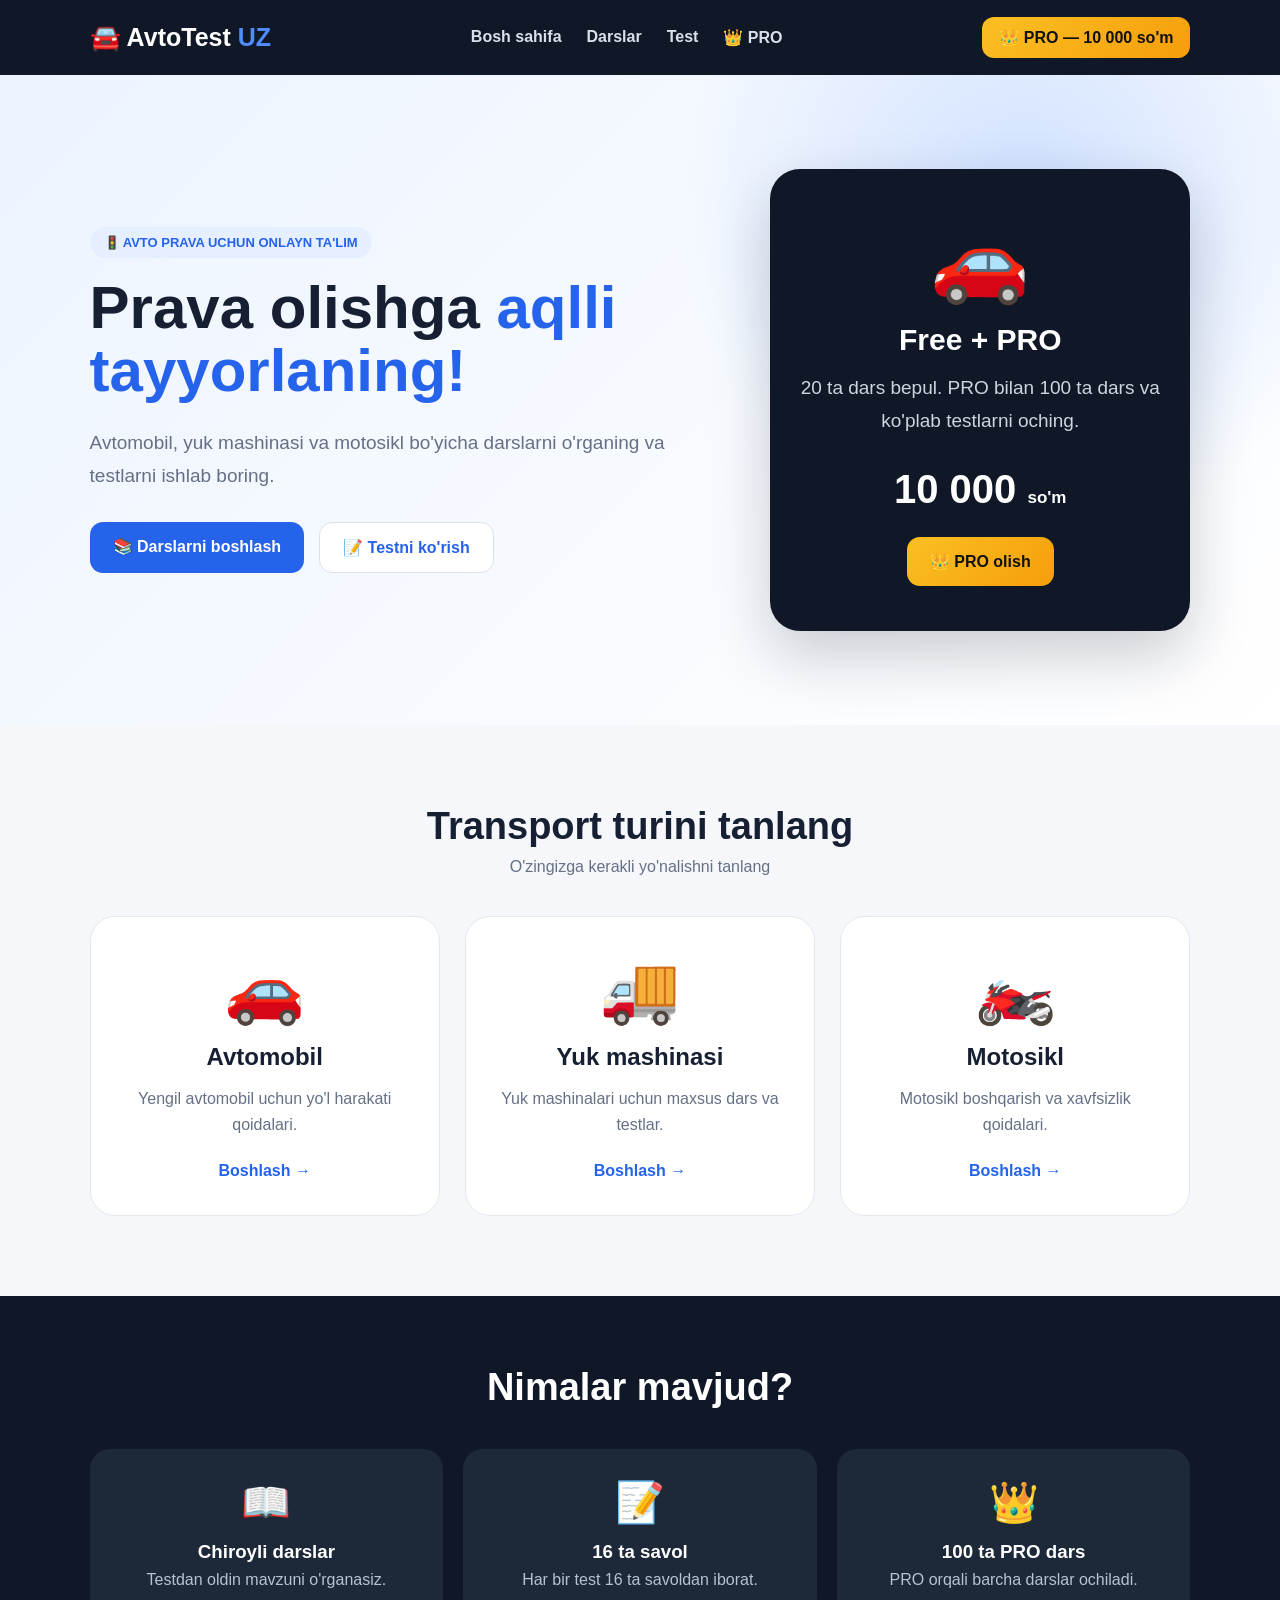
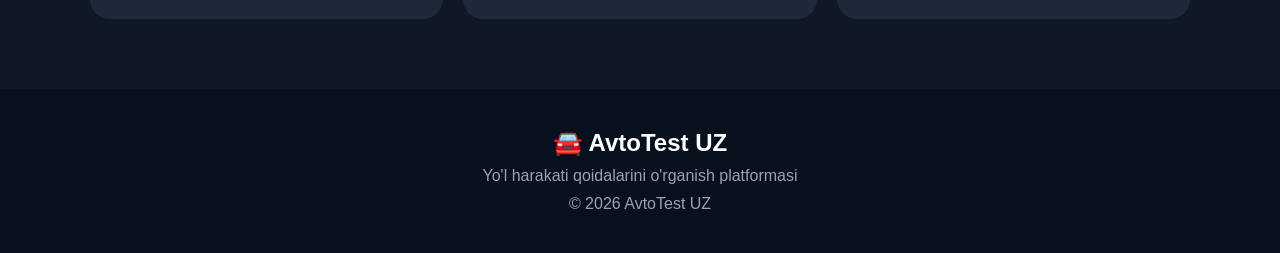
<file: index.html>
<!DOCTYPE html>
<html lang="uz">
<head>
    <meta charset="UTF-8">
    <meta name="viewport" content="width=device-width, initial-scale=1.0">
    <title>AvtoTest UZ</title>
    <link rel="stylesheet" href="style.css">
</head>

<body>

<header>
    <div class="logo">🚘 AvtoTest <span>UZ</span></div>

    <nav>
        <a href="index.html">Bosh sahifa</a>
        <a href="lessons.html">Darslar</a>
        <a href="test.html">Test</a>
        <a href="pro.html">👑 PRO</a>
    </nav>

    <a href="pro.html" class="pro-button">
        👑 PRO — 10 000 so'm
    </a>
</header>


<section class="hero">

    <div class="hero-text">

        <div class="badge">
            🚦 AVTO PRAVA UCHUN ONLAYN TA'LIM
        </div>

        <h1>
            Prava olishga
            <span>aqlli tayyorlaning!</span>
        </h1>

        <p>
            Avtomobil, yuk mashinasi va motosikl
            bo'yicha darslarni o'rganing va testlarni
            ishlab boring.
        </p>

        <div class="hero-buttons">

            <a href="lessons.html" class="main-button">
                📚 Darslarni boshlash
            </a>

            <a href="test.html" class="second-button">
                📝 Testni ko'rish
            </a>

        </div>

    </div>


    <div class="hero-box">

        <div class="car">🚗</div>

        <h2>Free + PRO</h2>

        <p>
            20 ta dars bepul.
            PRO bilan 100 ta dars va
            ko'plab testlarni oching.
        </p>

        <div class="price">
            10 000
            <small>so'm</small>
        </div>

        <a href="pro.html" class="gold-button">
            👑 PRO olish
        </a>

    </div>

</section>


<section class="transport-section">

    <h2>Transport turini tanlang</h2>

    <p>
        O'zingizga kerakli yo'nalishni tanlang
    </p>


    <div class="transport-grid">

        <div class="transport-card">

            <div class="transport-icon">
                🚗
            </div>

            <h3>Avtomobil</h3>

            <p>
                Yengil avtomobil uchun yo'l
                harakati qoidalari.
            </p>

            <a href="lessons.html?type=car">
                Boshlash →
            </a>

        </div>


        <div class="transport-card">

            <div class="transport-icon">
                🚚
            </div>

            <h3>Yuk mashinasi</h3>

            <p>
                Yuk mashinalari uchun maxsus
                dars va testlar.
            </p>

            <a href="lessons.html?type=truck">
                Boshlash →
            </a>

        </div>


        <div class="transport-card">

            <div class="transport-icon">
                🏍️
            </div>

            <h3>Motosikl</h3>

            <p>
                Motosikl boshqarish va
                xavfsizlik qoidalari.
            </p>

            <a href="lessons.html?type=moto">
                Boshlash →
            </a>

        </div>

    </div>

</section>


<section class="features">

    <h2>Nimalar mavjud?</h2>

    <div class="feature-grid">

        <div>
            <b>📖</b>
            <h3>Chiroyli darslar</h3>
            <p>
                Testdan oldin mavzuni o'rganasiz.
            </p>
        </div>

        <div>
            <b>📝</b>
            <h3>16 ta savol</h3>
            <p>
                Har bir test 16 ta savoldan iborat.
            </p>
        </div>

        <div>
            <b>👑</b>
            <h3>100 ta PRO dars</h3>
            <p>
                PRO orqali barcha darslar ochiladi.
            </p>
        </div>

    </div>

</section>


<footer>

    <h2>🚘 AvtoTest UZ</h2>

    <p>
        Yo'l harakati qoidalarini o'rganish platformasi
    </p>

    <p>
        © 2026 AvtoTest UZ
    </p>

</footer>


<script src="script.js"></script>

</body>
</html>
</file>
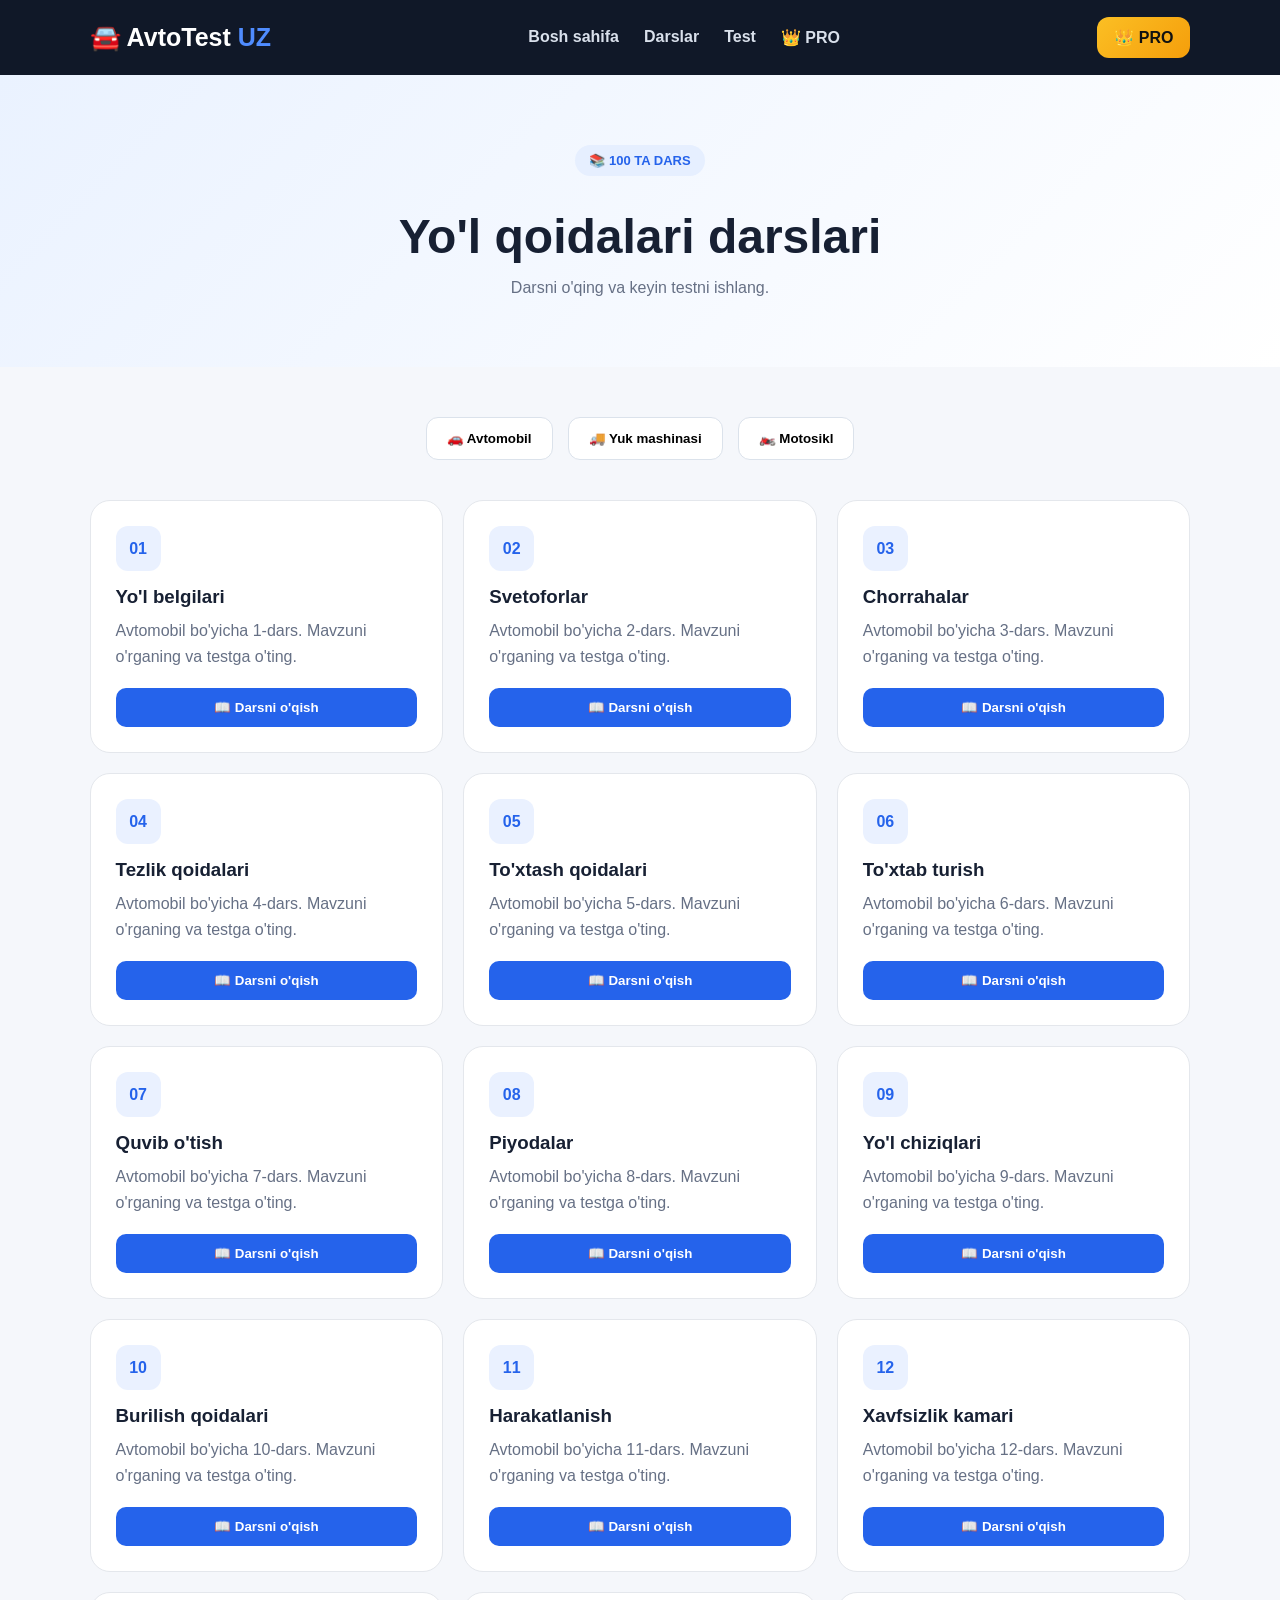
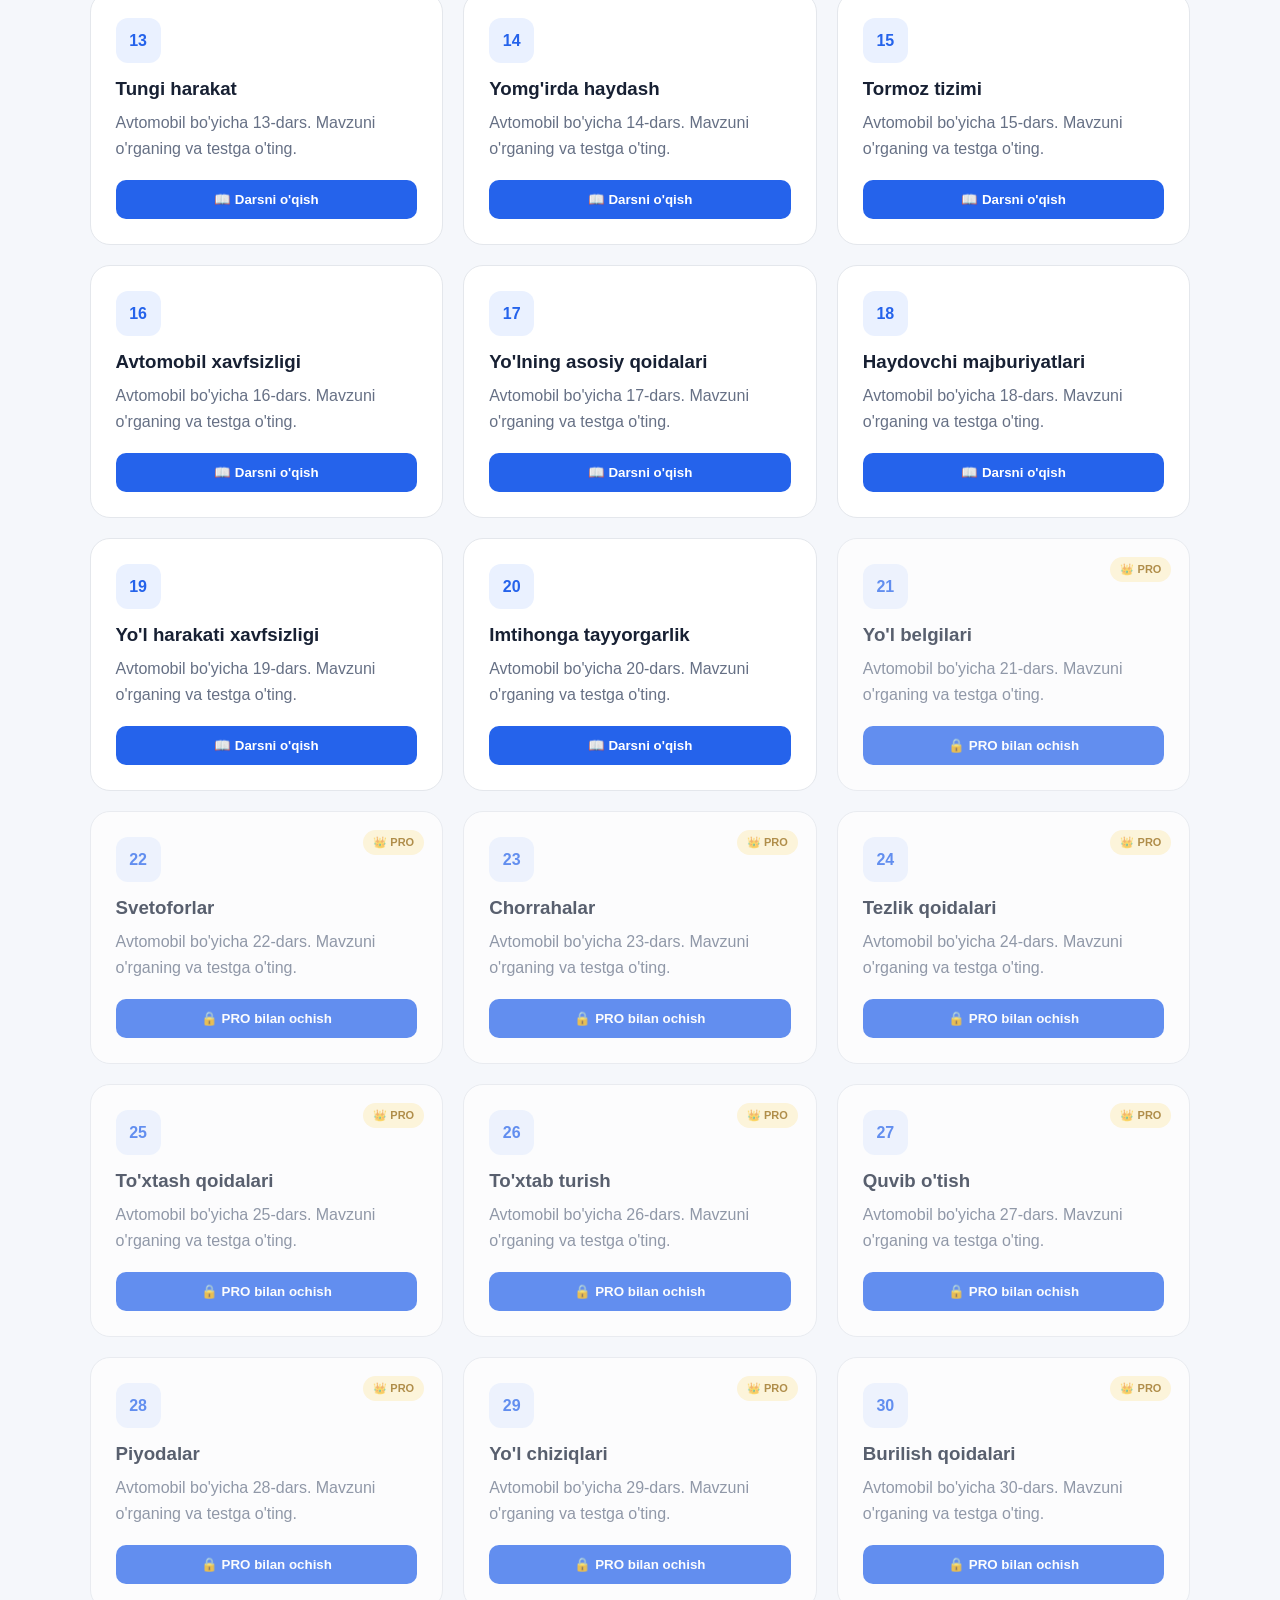
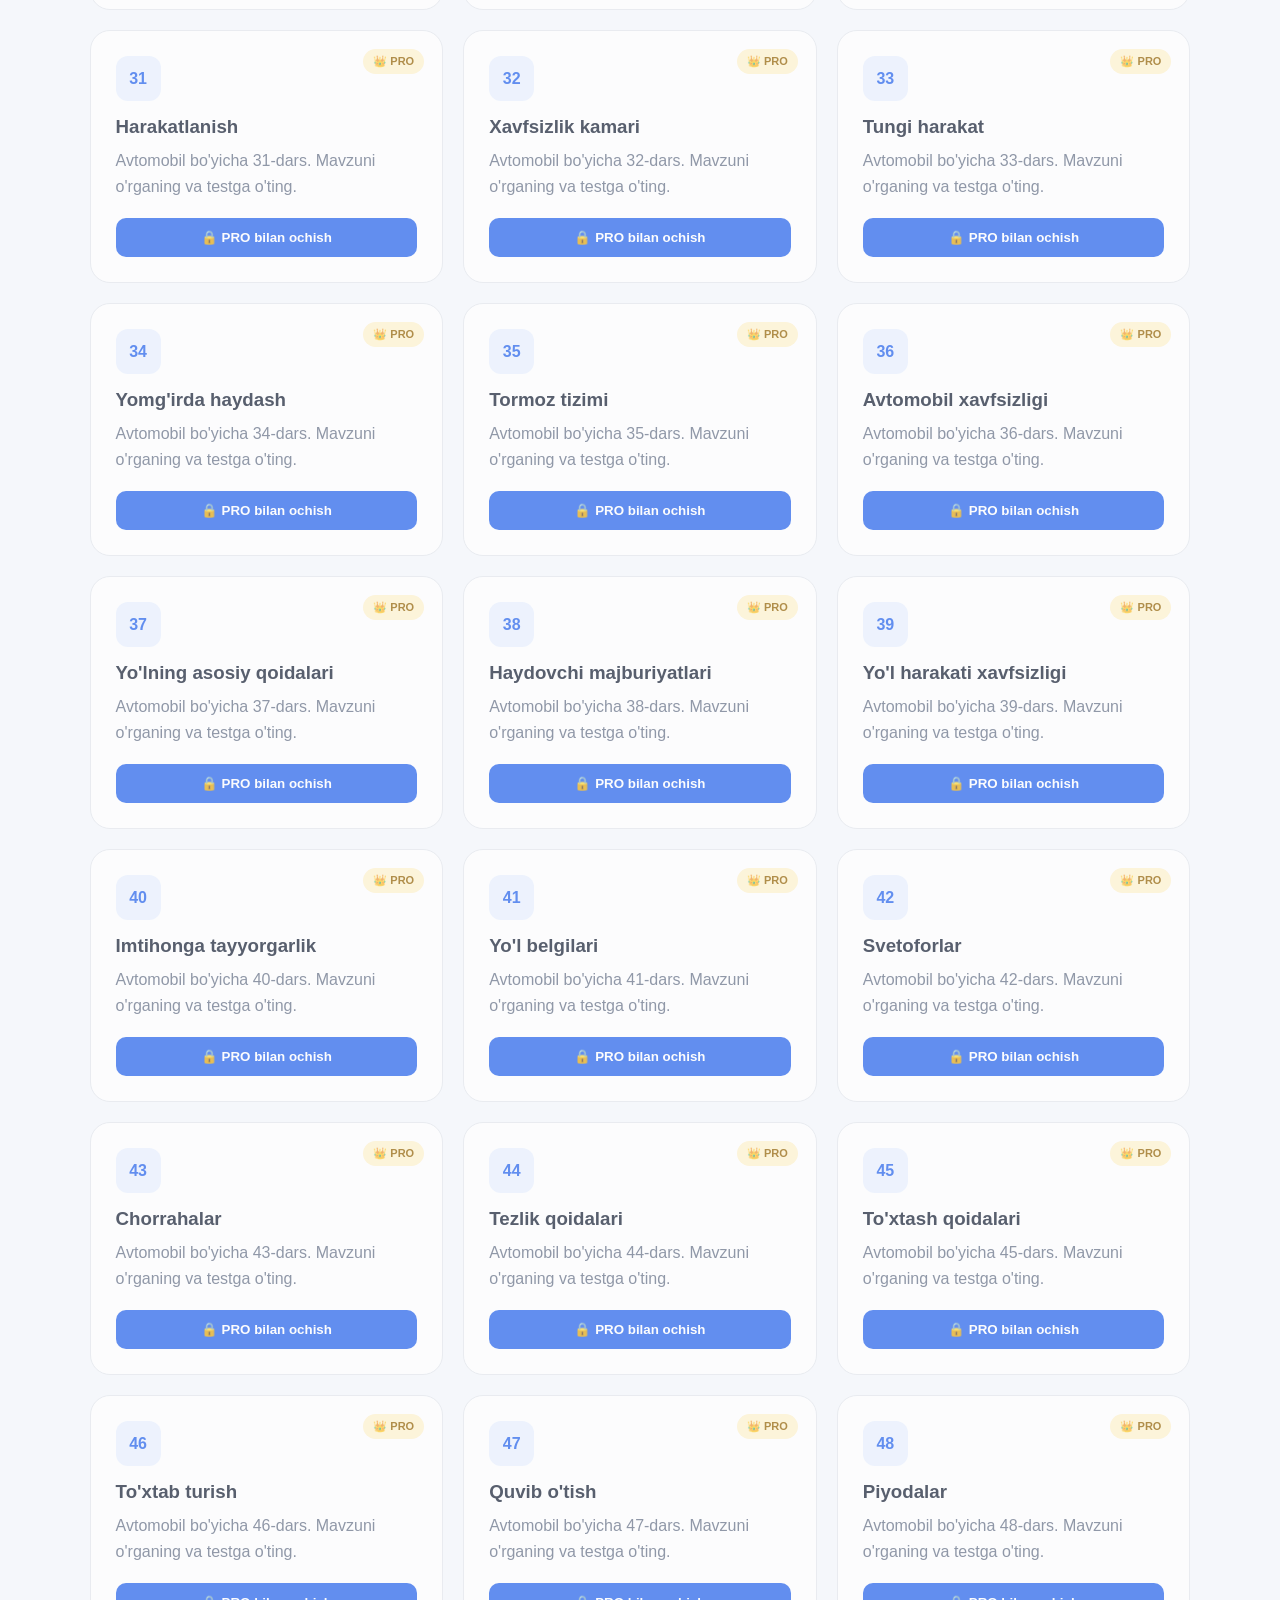
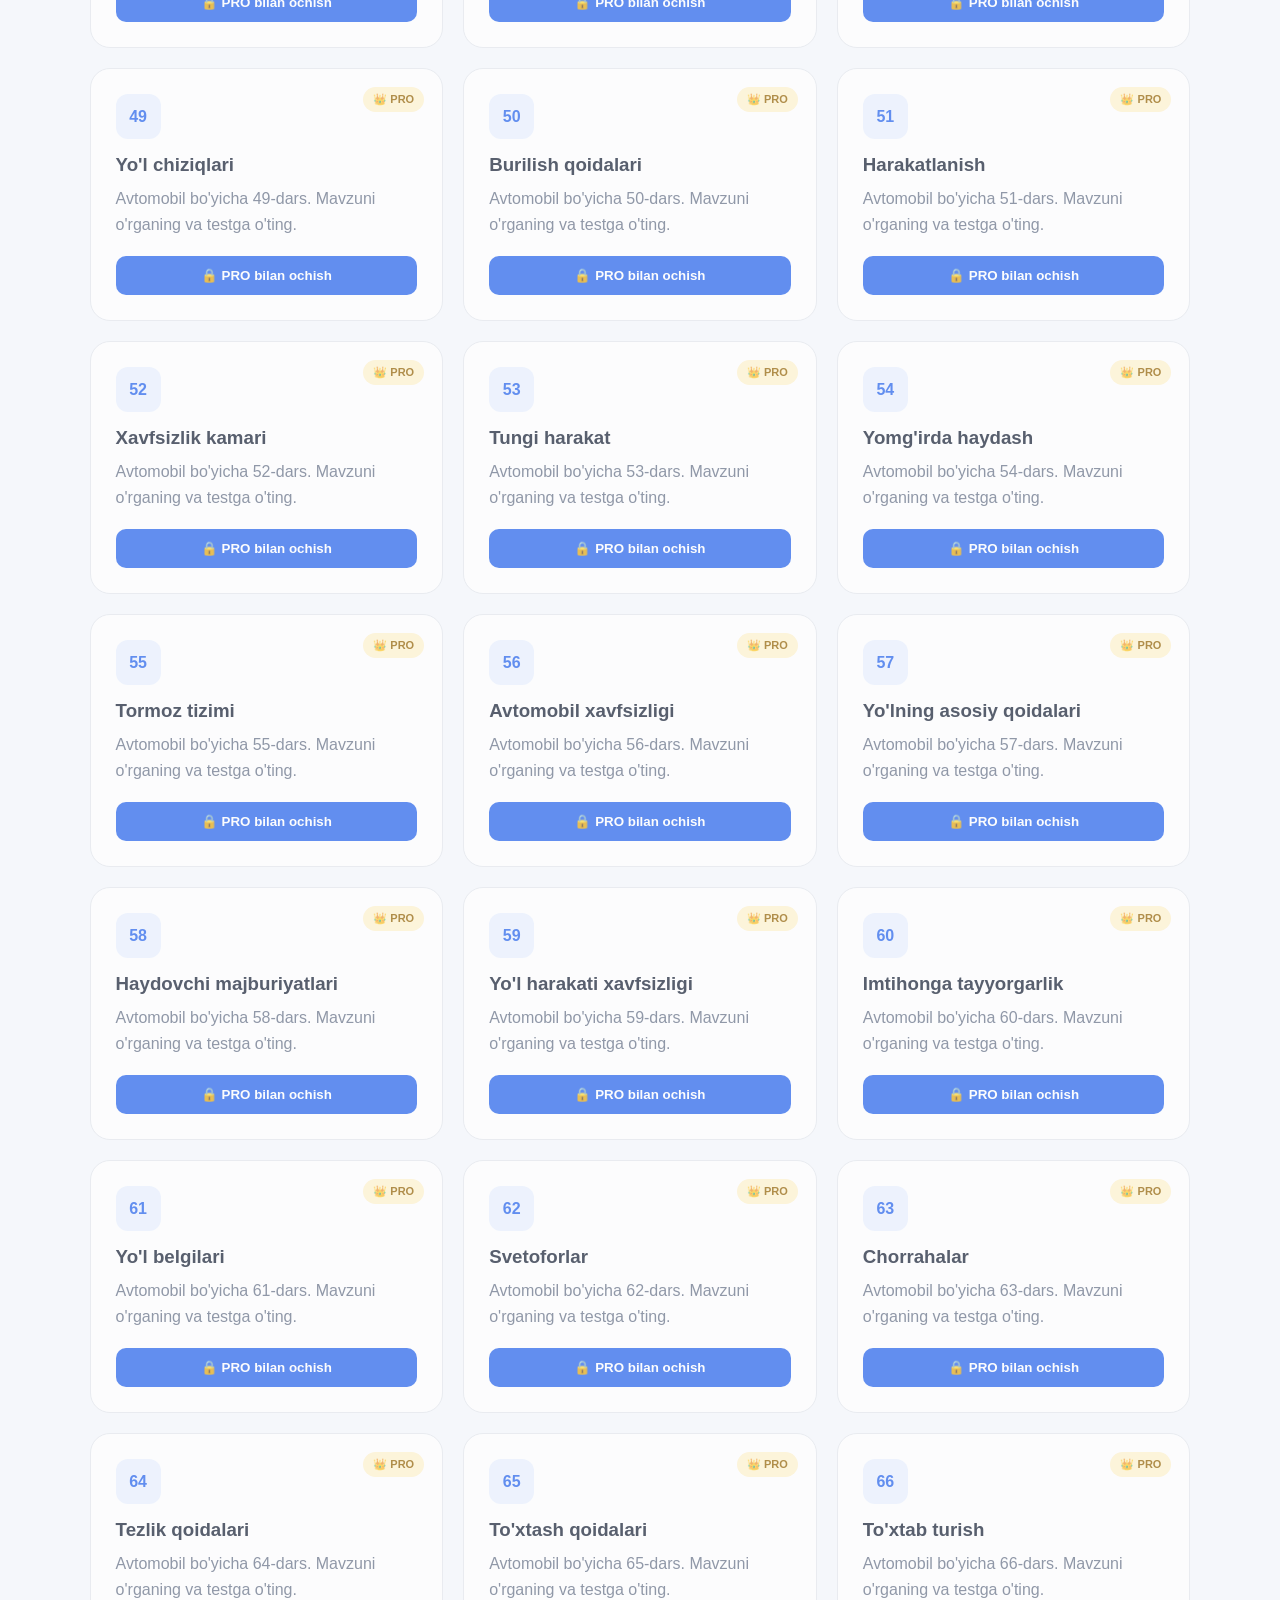
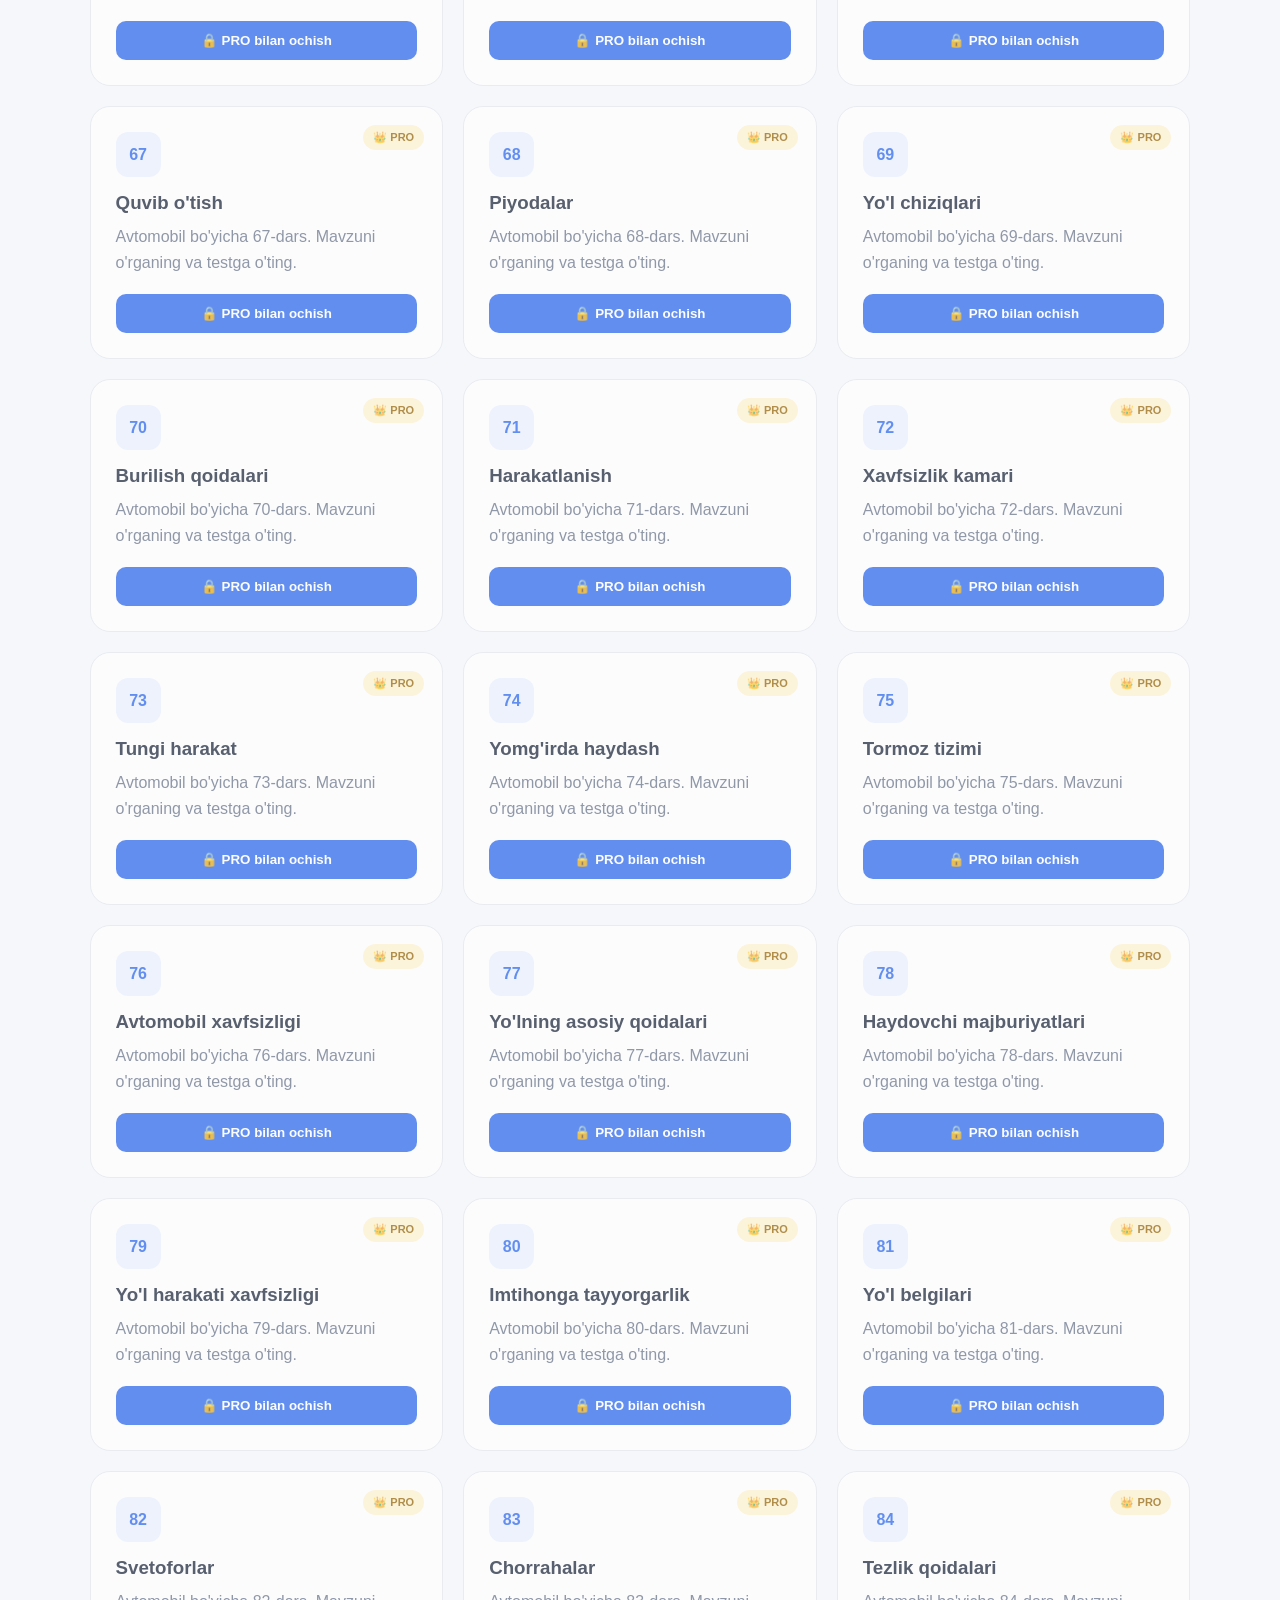
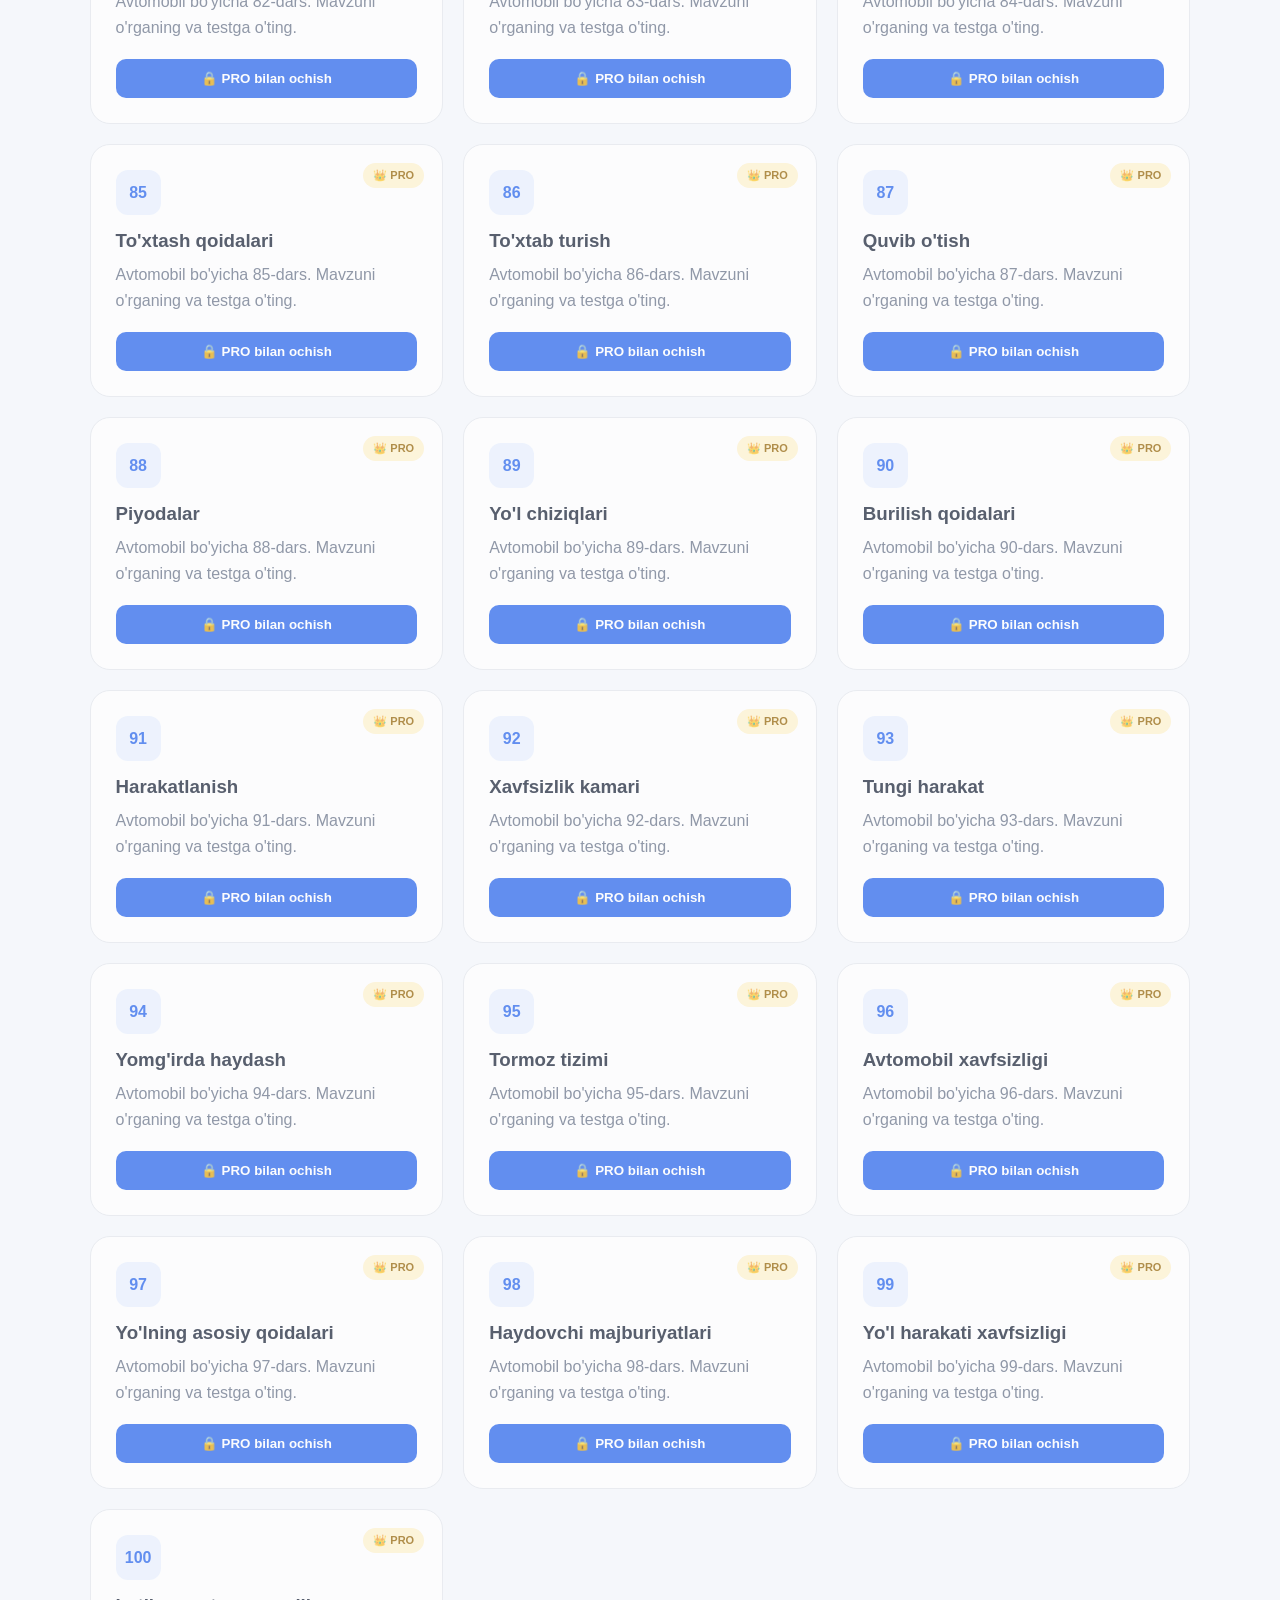
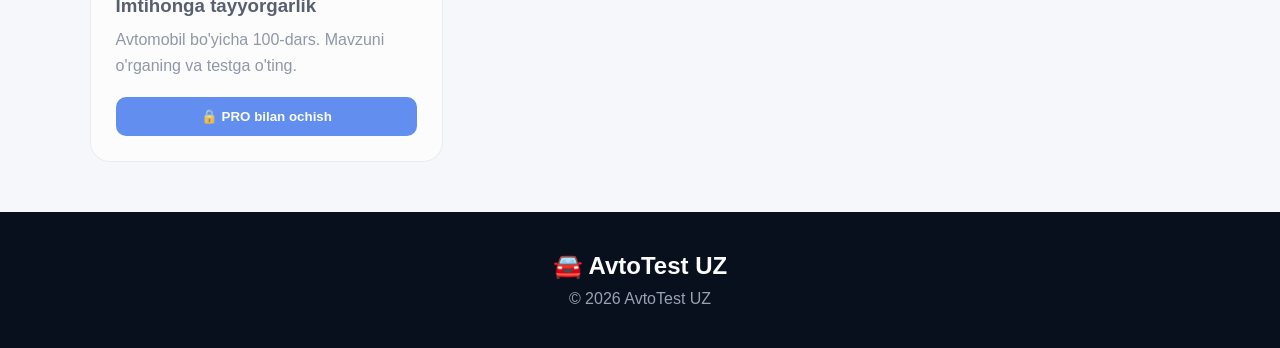
<file: lessons.html>
<!DOCTYPE html>
<html lang="uz">

<head>

    <meta charset="UTF-8">

    <meta name="viewport"
          content="width=device-width, initial-scale=1.0">

    <title>AvtoTest — Darslar</title>

    <link rel="stylesheet" href="style.css">

</head>

<body>

<header>

    <div class="logo">
        🚘 AvtoTest <span>UZ</span>
    </div>

    <nav>
        <a href="index.html">Bosh sahifa</a>
        <a href="lessons.html">Darslar</a>
        <a href="test.html">Test</a>
        <a href="pro.html">👑 PRO</a>
    </nav>

    <a href="pro.html" class="pro-button">
        👑 PRO
    </a>

</header>


<section class="page-title">

    <div class="badge">
        📚 100 TA DARS
    </div>

    <h1>Yo'l qoidalari darslari</h1>

    <p>
        Darsni o'qing va keyin testni ishlang.
    </p>

</section>


<section class="lessons">

    <div class="category-buttons">

        <button onclick="setType('car')">
            🚗 Avtomobil
        </button>

        <button onclick="setType('truck')">
            🚚 Yuk mashinasi
        </button>

        <button onclick="setType('moto')">
            🏍️ Motosikl
        </button>

    </div>


    <div id="lessonContainer"
         class="lesson-grid">

    </div>

</section>


<div id="lessonModal"
     class="modal">

    <div class="lesson-window">

        <button
            class="close"
            onclick="closeLesson()">
            ×
        </button>

        <div class="badge">
            📖 DARS
        </div>

        <h2 id="modalTitle">
            Dars
        </h2>

        <div class="road-picture">
            🚗 ━━━━━ 🚦 ━━━━━ 🛑
        </div>

        <h3>📚 Mavzu haqida</h3>

        <p id="modalText">
            Dars ma'lumotlari.
        </p>

        <div class="tip">
            💡 <b>Maslahat:</b>
            Darsni yaxshilab o'qib chiqing.
            Keyin 16 savollik testni ishlashingiz mumkin.
        </div>

        <a href="test.html"
           class="main-button">
            📝 Testga o'tish →
        </a>

    </div>

</div>


<footer>

    <h2>🚘 AvtoTest UZ</h2>

    <p>
        © 2026 AvtoTest UZ
    </p>

</footer>


<script src="script.js"></script>

</body>
</html>
</file>
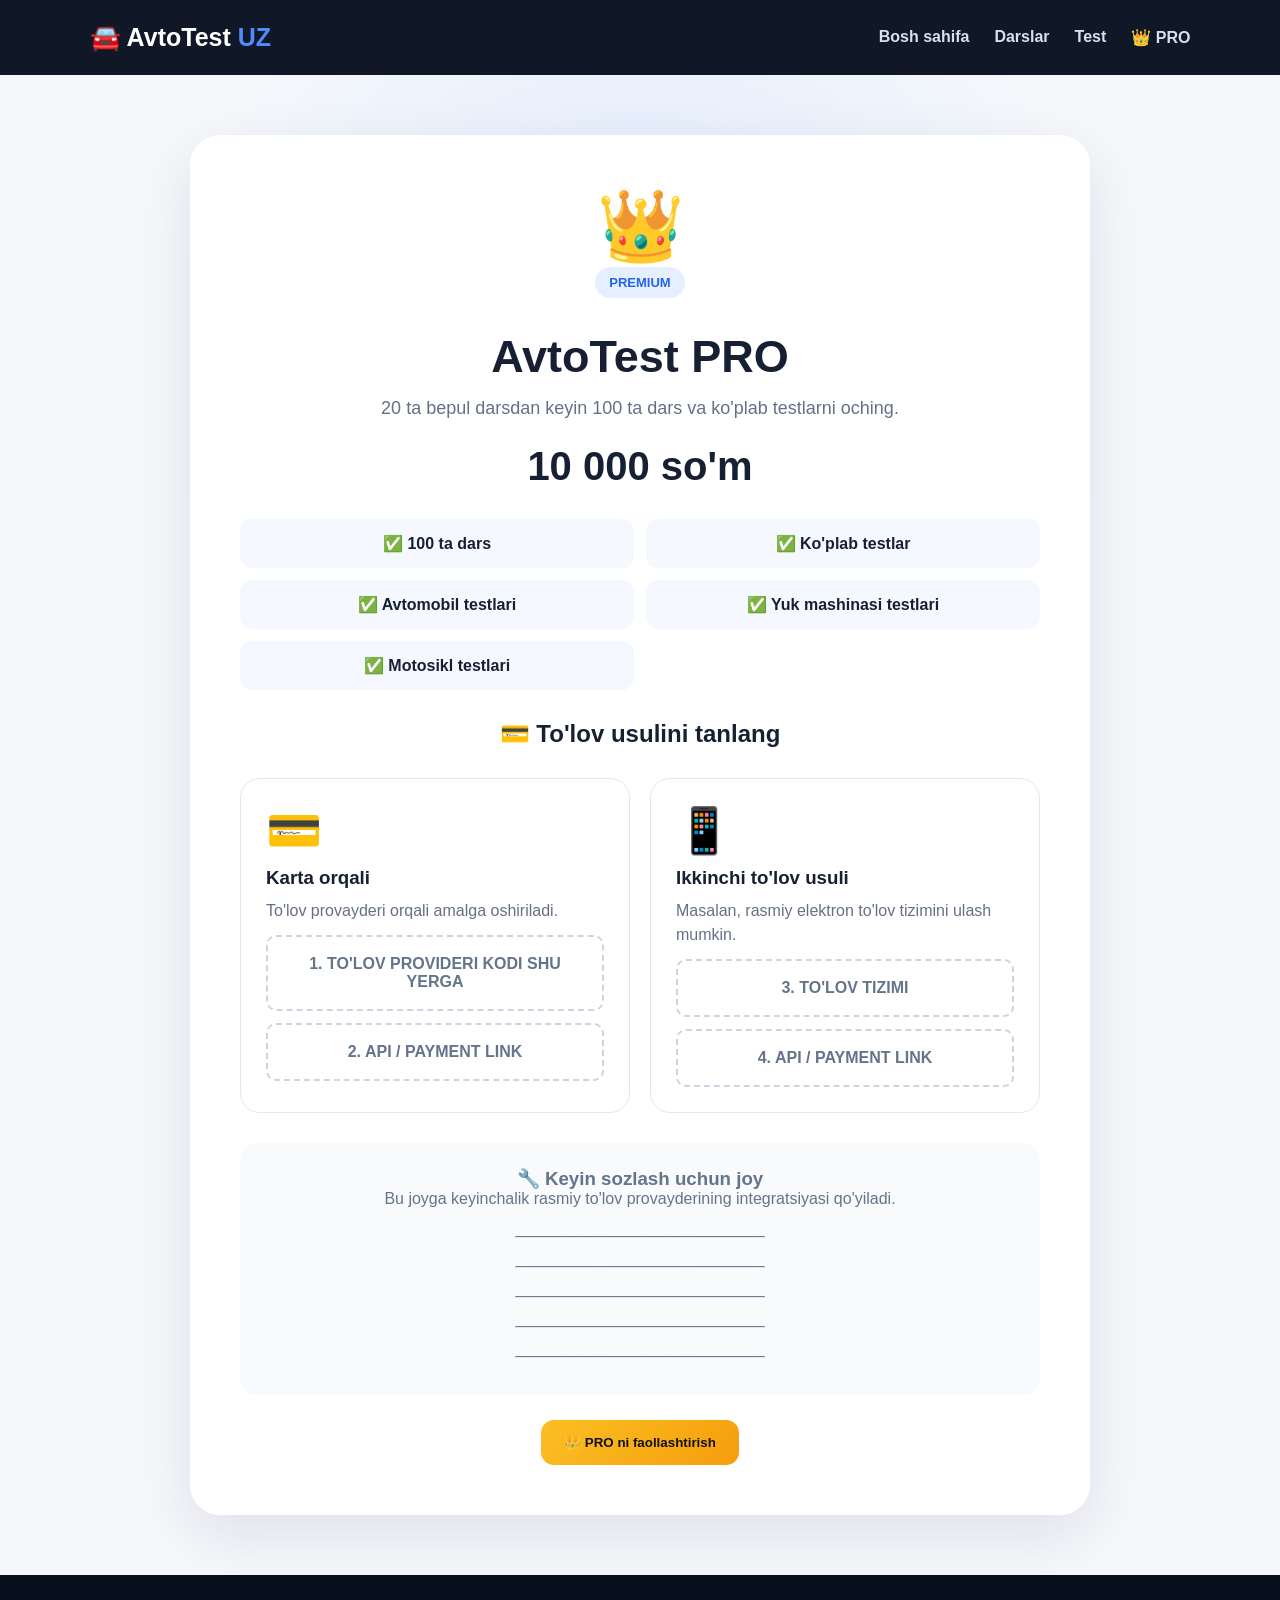
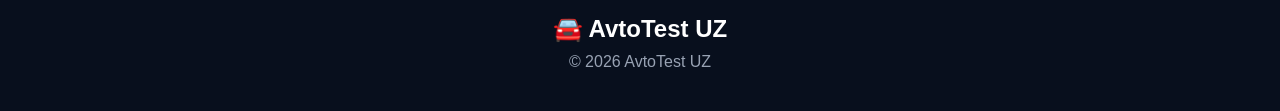
<file: pro.html>
<!DOCTYPE html>
<html lang="uz">

<head>

    <meta charset="UTF-8">

    <meta name="viewport"
          content="width=device-width, initial-scale=1.0">

    <title>AvtoTest PRO</title>

    <link rel="stylesheet" href="style.css">

</head>

<body>

<header>

    <div class="logo">
        🚘 AvtoTest <span>UZ</span>
    </div>

    <nav>
        <a href="index.html">Bosh sahifa</a>
        <a href="lessons.html">Darslar</a>
        <a href="test.html">Test</a>
        <a href="pro.html">👑 PRO</a>
    </nav>

</header>


<section class="pro-page">

    <div class="pro-card">

        <div class="crown">
            👑
        </div>

        <div class="badge">
            PREMIUM
        </div>

        <h1>AvtoTest PRO</h1>

        <p>
            20 ta bepul darsdan keyin
            100 ta dars va ko'plab testlarni oching.
        </p>


        <div class="pro-price">

            10 000

            <span>so'm</span>

        </div>


        <div class="pro-features">

            <div>
                ✅ 100 ta dars
            </div>

            <div>
                ✅ Ko'plab testlar
            </div>

            <div>
                ✅ Avtomobil testlari
            </div>

            <div>
                ✅ Yuk mashinasi testlari
            </div>

            <div>
                ✅ Motosikl testlari
            </div>

        </div>


        <h2>💳 To'lov usulini tanlang</h2>


        <div class="payment-grid">

            <div class="payment-card">

                <div class="payment-icon">
                    💳
                </div>

                <h3>Karta orqali</h3>

                <p>
                    To'lov provayderi
                    orqali amalga oshiriladi.
                </p>

                <!--
                TO'LOV PROVIDERI KODI SHU YERGA
                QO'YILADI.
                -->

                <div class="payment-placeholder">

                    1. TO'LOV PROVIDERI
                    KODI SHU YERGA

                </div>

                <div class="payment-placeholder">

                    2. API / PAYMENT LINK

                </div>

            </div>


            <div class="payment-card">

                <div class="payment-icon">
                    📱
                </div>

                <h3>Ikkinchi to'lov usuli</h3>

                <p>
                    Masalan, rasmiy elektron
                    to'lov tizimini ulash mumkin.
                </p>

                <div class="payment-placeholder">

                    3. TO'LOV TIZIMI

                </div>

                <div class="payment-placeholder">

                    4. API / PAYMENT LINK

                </div>

            </div>

        </div>


        <div class="card-space">

            <h3>🔧 Keyin sozlash uchun joy</h3>

            <p>
                Bu joyga keyinchalik rasmiy
                to'lov provayderining integratsiyasi
                qo'yiladi.
            </p>

            <div>____________________________</div>
            <div>____________________________</div>
            <div>____________________________</div>
            <div>____________________________</div>
            <div>____________________________</div>

        </div>


        <button
            class="gold-button"
            onclick="activatePro()">

            👑 PRO ni faollashtirish

        </button>

    </div>

</section>


<footer>

    <h2>🚘 AvtoTest UZ</h2>

    <p>
        © 2026 AvtoTest UZ
    </p>

</footer>


<script src="script.js"></script>

</body>
</html>
</file>
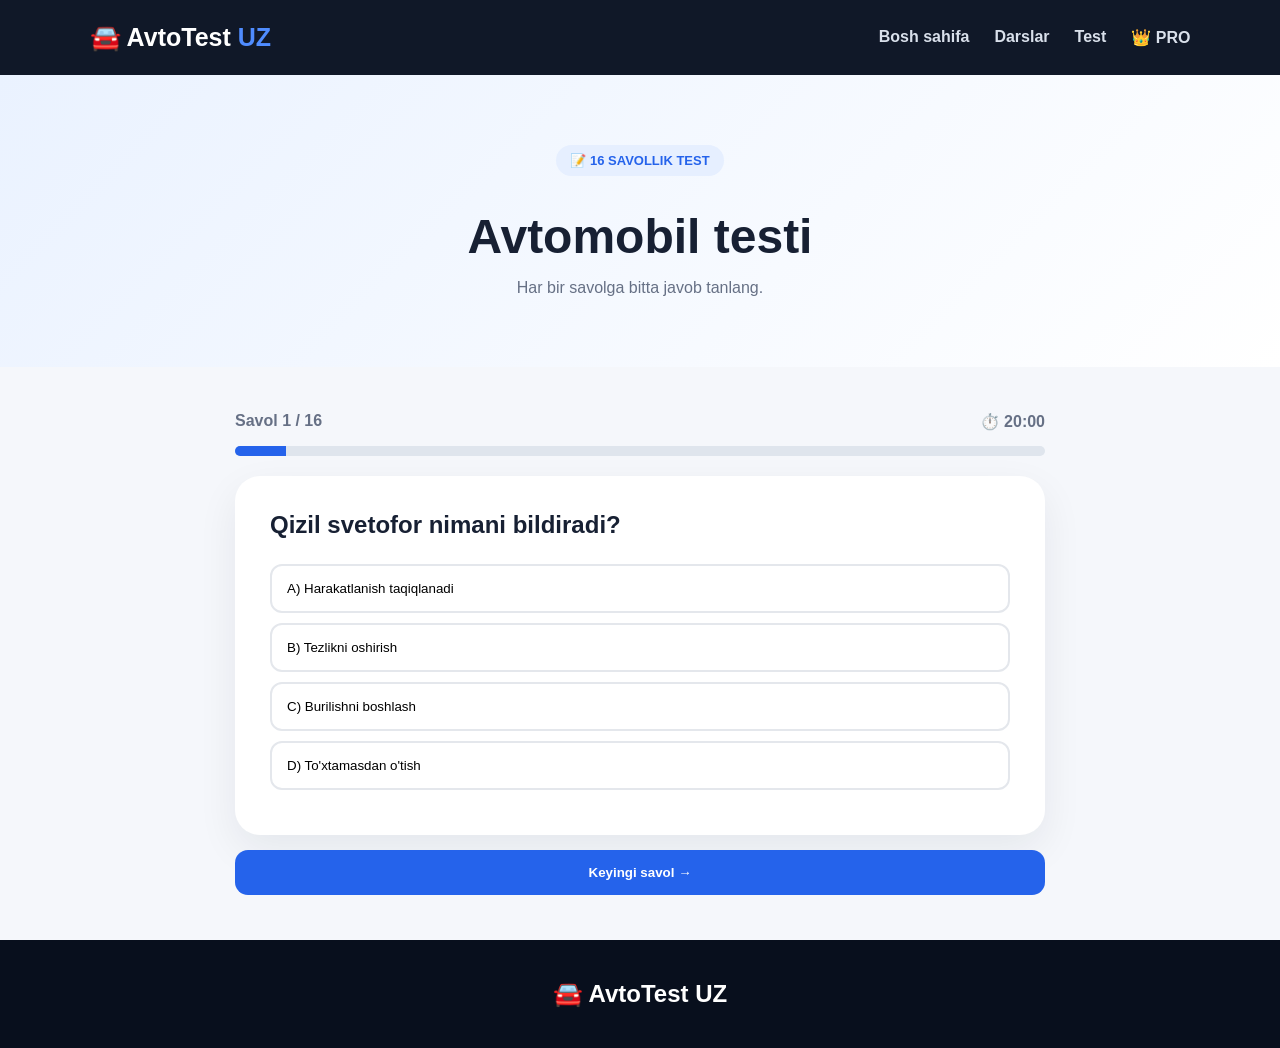
<file: test.html>
<!DOCTYPE html>
<html lang="uz">

<head>

    <meta charset="UTF-8">

    <meta name="viewport"
          content="width=device-width, initial-scale=1.0">

    <title>AvtoTest — 16 savol</title>

    <link rel="stylesheet" href="style.css">

</head>

<body>

<header>

    <div class="logo">
        🚘 AvtoTest <span>UZ</span>
    </div>

    <nav>
        <a href="index.html">Bosh sahifa</a>
        <a href="lessons.html">Darslar</a>
        <a href="test.html">Test</a>
        <a href="pro.html">👑 PRO</a>
    </nav>

</header>


<section class="test-title">

    <div class="badge">
        📝 16 SAVOLLIK TEST
    </div>

    <h1>Avtomobil testi</h1>

    <p>
        Har bir savolga bitta javob tanlang.
    </p>

</section>


<section class="test-box">

    <div class="test-top">

        <b id="questionNumber">
            Savol 1 / 16
        </b>

        <b>
            ⏱️ <span id="timer">20:00</span>
        </b>

    </div>


    <div class="progress">

        <div id="progress"></div>

    </div>


    <div class="question">

        <h2 id="question">
            Savol yuklanmoqda...
        </h2>

        <div id="answers"></div>

    </div>


    <button
        class="main-button next"
        onclick="nextQuestion()">

        Keyingi savol →

    </button>


</section>


<div id="resultModal"
     class="modal">

    <div class="result-window">

        <div class="result-icon">
            🏆
        </div>

        <h2>Test yakunlandi!</h2>

        <p>Sizning natijangiz:</p>

        <div id="result"
             class="result-number">
            0 / 16
        </div>

        <a href="lessons.html"
           class="main-button">

            📚 Darslarga qaytish

        </a>

    </div>

</div>


<footer>

    <h2>🚘 AvtoTest UZ</h2>

</footer>


<script src="script.js"></script>

</body>
</html>
</file>
<file: style.css>
* {
    margin: 0;
    padding: 0;
    box-sizing: border-box;
}

body {
    font-family: Arial, sans-serif;
    background: #f5f7fb;
    color: #172033;
}

a {
    text-decoration: none;
}

header {
    min-height: 75px;
    padding: 15px 7%;

    background: #101828;
    color: white;

    display: flex;
    align-items: center;
    justify-content: space-between;

    position: sticky;
    top: 0;
    z-index: 100;
}

.logo {
    font-size: 25px;
    font-weight: 900;
}

.logo span {
    color: #4f8cff;
}

nav {
    display: flex;
    gap: 25px;
}

nav a {
    color: #d9e0eb;
    font-weight: 700;
}

nav a:hover {
    color: white;
}

.pro-button {
    background: linear-gradient(135deg, #fbbf24, #f59e0b);
    color: #111;

    padding: 11px 17px;

    border-radius: 12px;

    font-weight: 900;
}


/* HERO */

.hero {
    min-height: 650px;

    padding: 70px 7%;

    display: grid;
    grid-template-columns: 1.2fr .8fr;

    gap: 50px;
    align-items: center;

    background:
        radial-gradient(circle at 80% 20%, #cfe0ff, transparent 30%),
        linear-gradient(135deg, #edf4ff, white);
}

.hero-text {
    max-width: 700px;
}

.badge {
    display: inline-block;

    background: #e6efff;
    color: #2563eb;

    padding: 8px 14px;

    border-radius: 50px;

    font-size: 13px;
    font-weight: 900;

    margin-bottom: 18px;
}

.hero h1 {
    font-size: 60px;
    line-height: 1.05;

    margin-bottom: 25px;
}

.hero h1 span {
    color: #2563eb;
}

.hero p {
    font-size: 19px;
    line-height: 1.7;

    color: #667085;

    margin-bottom: 30px;
}

.hero-buttons {
    display: flex;
    gap: 15px;
}

.main-button,
.second-button,
.gold-button {
    display: inline-block;

    border: none;

    padding: 15px 23px;

    border-radius: 13px;

    font-weight: 900;

    cursor: pointer;
}

.main-button {
    background: #2563eb;
    color: white;
}

.second-button {
    background: white;
    color: #2563eb;
    border: 1px solid #dbe2eb;
}

.gold-button {
    background: linear-gradient(135deg, #fbbf24, #f59e0b);
    color: #111;
}

.hero-box {
    background: #101828;

    color: white;

    padding: 45px 30px;

    border-radius: 30px;

    text-align: center;

    box-shadow: 0 25px 60px #10182835;
}

.car {
    font-size: 80px;
}

.hero-box h2 {
    font-size: 30px;
    margin: 15px 0;
}

.hero-box p {
    color: #cbd5e1;
}

.price,
.pro-price {
    font-size: 40px;
    font-weight: 900;

    margin: 25px 0;
}

.price small {
    font-size: 17px;
}


/* TRANSPORT */

.transport-section {
    padding: 80px 7%;
    text-align: center;
}

.transport-section h2,
.features h2 {
    font-size: 38px;
}

.transport-section > p {
    color: #667085;
    margin: 10px 0 40px;
}

.transport-grid {
    display: grid;

    grid-template-columns: repeat(3, 1fr);

    gap: 25px;
}

.transport-card {
    background: white;

    padding: 35px 25px;

    border-radius: 25px;

    border: 1px solid #e4e7ec;

    transition: .3s;
}

.transport-card:hover {
    transform: translateY(-8px);

    box-shadow: 0 20px 40px #10182818;
}

.transport-icon {
    font-size: 65px;
}

.transport-card h3 {
    font-size: 24px;
    margin: 15px 0;
}

.transport-card p {
    color: #667085;
    line-height: 1.6;

    margin-bottom: 25px;
}

.transport-card a {
    color: #2563eb;
    font-weight: 900;
}


/* FEATURES */

.features {
    background: #101828;
    color: white;

    padding: 70px 7%;

    text-align: center;
}

.feature-grid {
    display: grid;

    grid-template-columns: repeat(3, 1fr);

    gap: 20px;

    margin-top: 40px;
}

.feature-grid div {
    background: #1d2939;

    padding: 30px;

    border-radius: 20px;
}

.feature-grid b {
    font-size: 40px;
}

.feature-grid h3 {
    margin: 15px 0 8px;
}

.feature-grid p {
    color: #b8c1cf;
}


/* PAGE TITLE */

.page-title,
.test-title {
    padding: 70px 7%;

    text-align: center;

    background: linear-gradient(135deg, #eaf2ff, white);
}

.page-title h1,
.test-title h1 {
    font-size: 48px;

    margin: 15px 0;
}

.page-title p,
.test-title p {
    color: #667085;
}


/* LESSONS */

.lessons {
    padding: 50px 7%;
}

.category-buttons {
    display: flex;

    justify-content: center;

    gap: 15px;

    margin-bottom: 40px;
}

.category-buttons button {
    border: 1px solid #dbe2eb;

    background: white;

    padding: 13px 20px;

    border-radius: 12px;

    font-weight: 800;

    cursor: pointer;
}

.category-buttons button:hover {
    background: #2563eb;
    color: white;
}

.lesson-grid {
    display: grid;

    grid-template-columns: repeat(3, 1fr);

    gap: 20px;
}

.lesson-card {
    background: white;

    padding: 25px;

    border-radius: 20px;

    border: 1px solid #e4e7ec;

    position: relative;

    transition: .3s;
}

.lesson-card:hover {
    transform: translateY(-5px);

    box-shadow: 0 15px 35px #10182818;
}

.lesson-number {
    width: 45px;
    height: 45px;

    display: flex;
    justify-content: center;
    align-items: center;

    background: #eaf1ff;
    color: #2563eb;

    border-radius: 12px;

    font-weight: 900;

    margin-bottom: 15px;
}

.lesson-card h3 {
    margin-bottom: 10px;
}

.lesson-card p {
    color: #667085;

    line-height: 1.6;

    min-height: 70px;
}

.lesson-card button {
    width: 100%;

    padding: 12px;

    border: none;

    background: #2563eb;

    color: white;

    border-radius: 10px;

    font-weight: 800;

    cursor: pointer;
}

.lesson-card.locked {
    opacity: .7;
}

.pro-lock {
    position: absolute;

    right: 18px;
    top: 18px;

    background: #fff3cd;
    color: #946200;

    padding: 6px 10px;

    border-radius: 20px;

    font-size: 11px;

    font-weight: 900;
}


/* MODAL */

.modal {
    position: fixed;

    inset: 0;

    background: #000000aa;

    display: none;

    align-items: center;
    justify-content: center;

    padding: 20px;

    z-index: 500;
}

.lesson-window,
.result-window {
    width: 100%;
    max-width: 600px;

    background: white;

    border-radius: 25px;

    padding: 35px;

    position: relative;
}

.close {
    position: absolute;

    top: 15px;
    right: 15px;

    width: 40px;
    height: 40px;

    border: none;

    border-radius: 50%;

    background: #f2f4f7;

    font-size: 25px;

    cursor: pointer;
}

.road-picture {
    background: #293241;

    color: white;

    padding: 35px;

    border-radius: 15px;

    text-align: center;

    font-size: 30px;

    margin: 20px 0;
}

.lesson-window p {
    color: #667085;

    line-height: 1.7;

    margin: 15px 0;
}

.tip {
    background: #fff8e1;

    padding: 15px;

    border-radius: 12px;

    margin: 20px 0;
}


/* TEST */

.test-box {
    max-width: 850px;

    margin: 45px auto;

    padding: 0 20px;
}

.test-top {
    display: flex;

    justify-content: space-between;

    color: #667085;

    margin-bottom: 15px;
}

.progress {
    height: 10px;

    background: #dfe5ed;

    border-radius: 20px;

    overflow: hidden;

    margin-bottom: 20px;
}

#progress {
    height: 100%;

    width: 6.25%;

    background: #2563eb;
}

.question {
    background: white;

    padding: 35px;

    border-radius: 25px;

    box-shadow: 0 15px 40px #10182812;
}

.question h2 {
    margin-bottom: 25px;
}

#answers button {
    display: block;

    width: 100%;

    text-align: left;

    padding: 15px;

    margin: 10px 0;

    background: white;

    border: 2px solid #e4e7ec;

    border-radius: 12px;

    cursor: pointer;
}

#answers button:hover,
#answers button.selected {
    border-color: #2563eb;

    background: #eef4ff;
}

.next {
    width: 100%;

    margin-top: 15px;
}


/* PRO */

.pro-page {
    min-height: 800px;

    padding: 60px 7%;

    display: flex;

    justify-content: center;

    background:
        radial-gradient(circle at 50% 20%, #dbe8ff, transparent 35%),
        #f5f7fb;
}

.pro-card {
    width: 100%;

    max-width: 900px;

    background: white;

    padding: 50px;

    border-radius: 30px;

    text-align: center;

    box-shadow: 0 20px 60px #10182818;
}

.crown {
    font-size: 70px;
}

.pro-card h1 {
    font-size: 45px;

    margin: 15px 0;
}

.pro-card > p {
    color: #667085;

    font-size: 18px;
}

.pro-features {
    display: grid;

    grid-template-columns: 1fr 1fr;

    gap: 12px;

    margin: 30px 0;
}

.pro-features div {
    background: #f5f8ff;

    padding: 15px;

    border-radius: 12px;

    font-weight: 700;
}

.payment-grid {
    display: grid;

    grid-template-columns: 1fr 1fr;

    gap: 20px;

    margin: 30px 0;
}

.payment-card {
    border: 1px solid #e4e7ec;

    border-radius: 20px;

    padding: 25px;

    text-align: left;
}

.payment-icon {
    font-size: 45px;
}

.payment-card h3 {
    margin: 10px 0;
}

.payment-card p {
    color: #667085;

    line-height: 1.5;
}

.payment-placeholder {
    border: 2px dashed #cbd5e1;

    padding: 18px;

    margin-top: 12px;

    border-radius: 10px;

    color: #64748b;

    font-weight: 700;

    text-align: center;
}

.card-space {
    background: #f8fafc;

    border-radius: 18px;

    padding: 25px;

    margin: 25px 0;

    color: #64748b;
}

.card-space div {
    margin: 12px 0;
}


/* FOOTER */

footer {
    background: #080f1d;

    color: white;

    padding: 40px 7%;

    text-align: center;
}

footer p {
    color: #98a2b3;

    margin-top: 10px;
}


/* MOBILE */

@media(max-width: 850px) {

    header {
        flex-wrap: wrap;
        gap: 15px;
    }

    nav {
        order: 3;
        width: 100%;
        justify-content: center;
    }

    .hero {
        grid-template-columns: 1fr;
        text-align: center;
    }

    .hero h1 {
        font-size: 43px;
    }

    .transport-grid,
    .feature-grid,
    .lesson-grid {
        grid-template-columns: 1fr 1fr;
    }

}

@media(max-width: 600px) {

    .hero h1 {
        font-size: 35px;
    }

    .hero-buttons {
        flex-direction: column;
    }

    .transport-grid,
    .feature-grid,
    .lesson-grid,
    .payment-grid,
    .pro-features {
        grid-template-columns: 1fr;
    }

    .category-buttons {
        flex-direction: column;
    }

    .page-title h1,
    .test-title h1 {
        font-size: 35px;
    }

    nav {
        gap: 12px;
    }

    nav a {
        font-size: 12px;
    }

}
</file>
